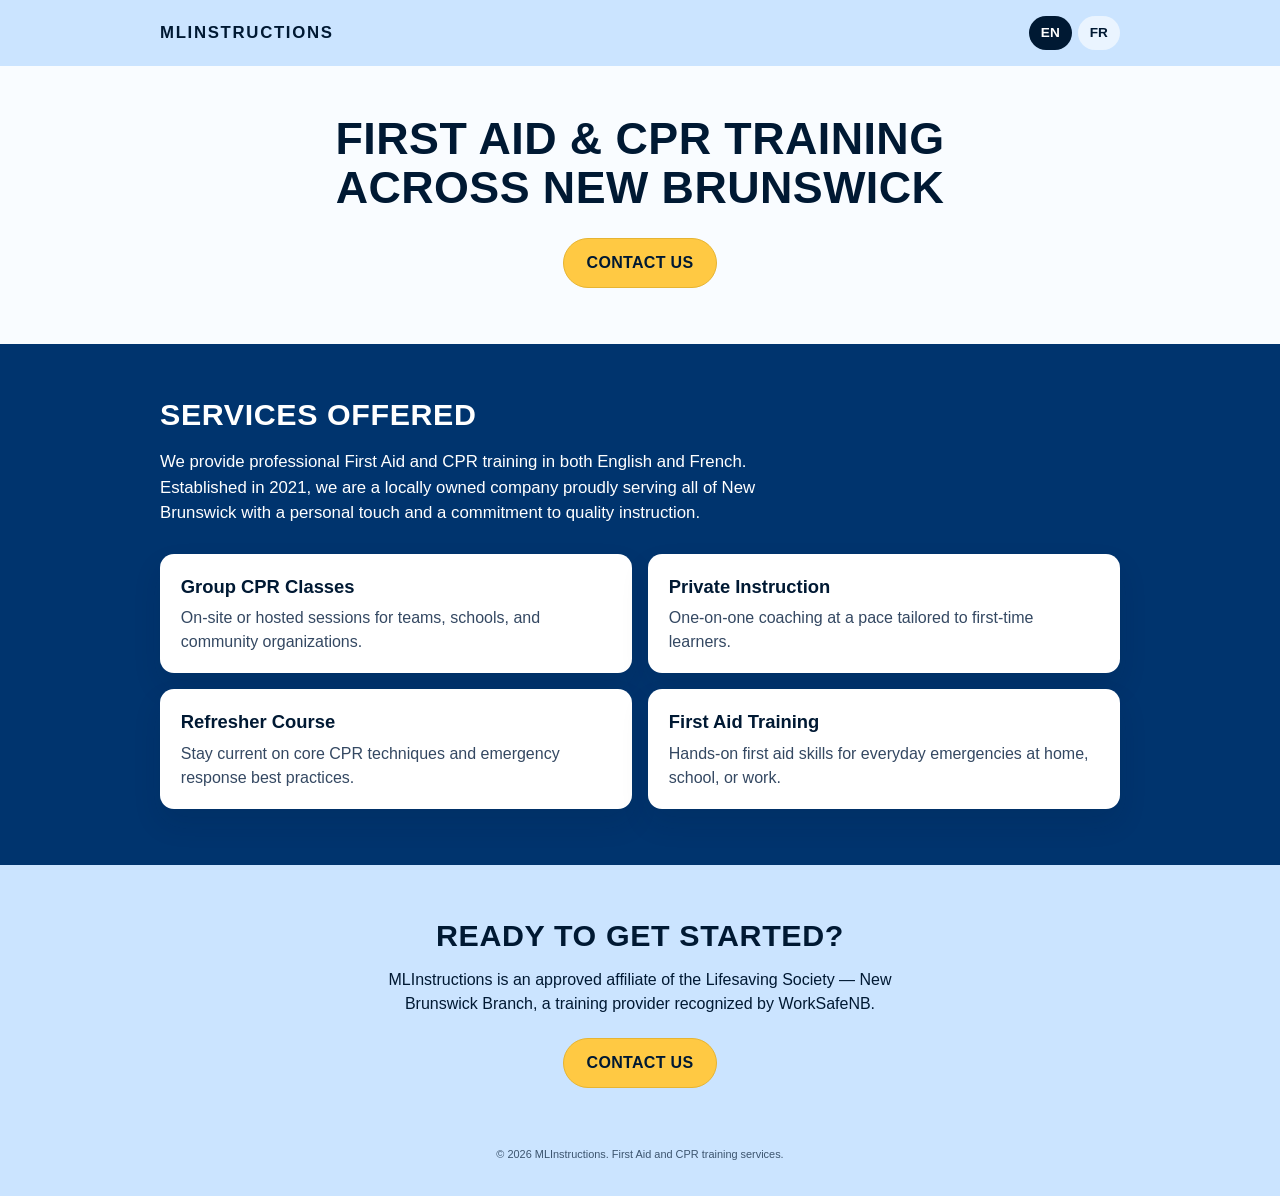
<file: index.html>
<!doctype html>
<html lang="en">
  <head>
    <meta charset="UTF-8" />
    <meta name="viewport" content="width=device-width, initial-scale=1.0" />
    <title>First Aid & CPR Training in New Brunswick | MLInstructions</title>
    <meta name="description" content="Professional First Aid and CPR training in English and French, serving all of New Brunswick. Approved affiliate of the Lifesaving Society — New Brunswick Branch." />
    <link rel="alternate" hreflang="en" href="https://mlinstructions.ca/en/" />
    <link rel="alternate" hreflang="fr" href="https://mlinstructions.ca/fr/" />
    <link rel="alternate" hreflang="x-default" href="https://mlinstructions.ca/" />
    <link rel="canonical" href="https://mlinstructions.ca/en/" />
    <meta name="theme-color" content="#00346E" />
    <meta property="og:type" content="website" />
    <meta property="og:title" content="First Aid & CPR Training in New Brunswick | MLInstructions" />
    <meta property="og:description" content="Professional First Aid and CPR training in English and French, serving all of New Brunswick. Approved affiliate of the Lifesaving Society — New Brunswick Branch." />
    <meta property="og:url" content="https://mlinstructions.ca/en/" />
    <meta property="og:locale" content="en_CA" />
    <meta property="og:locale:alternate" content="fr_CA" />
    <meta name="twitter:card" content="summary" />
    <link rel="icon" href="data:image/svg+xml,%3Csvg xmlns='http://www.w3.org/2000/svg' viewBox='0 0 16 16'%3E%3Crect width='16' height='16' rx='3' fill='%2300346E'/%3E%3Cpath d='M8 4v8M4 8h8' stroke='%23FFC943' stroke-width='2.4' stroke-linecap='round'/%3E%3C/svg%3E" />
    <style>
      :root {
        --nav-bg: #CBE4FF;
        --hero-bg: #F9FCFF;
        --main-bg: #00346E;
        --cta-bg: #CBE4FF;
        --card-bg: #ffffff;
        --text-dark: #001933;
        --text-muted: #344862;
        --text-on-dark: #ffffff;
        --text-on-dark-muted: #d6e4f5;
        --pill-bg: #FFC943;
        --pill-bg-hover: #ffd66b;
        --pill-text: #001933;
        --border-soft: #b6d4f2;
        --shadow-card: 0 14px 28px rgba(0, 25, 51, 0.12);
      }

      * { box-sizing: border-box; }
      html, body { margin: 0; padding: 0; }

      body {
        font-family: "Avenir Next", "Trebuchet MS", "Segoe UI", sans-serif;
        color: var(--text-dark);
        background: var(--hero-bg);
        line-height: 1.5;
      }

      a:focus-visible, button:focus-visible {
        outline: 3px solid #0d64d6;
        outline-offset: 3px;
      }

      .skip-link {
        position: absolute;
        left: 1rem;
        top: -4rem;
        z-index: 1000;
        background: #ffffff;
        color: var(--text-dark);
        border: 2px solid var(--main-bg);
        border-radius: 10px;
        padding: 0.6rem 0.8rem;
        text-decoration: none;
        font-weight: 700;
      }
      .skip-link:focus-visible { top: 1rem; }

      .container {
        width: min(100% - 2rem, 960px);
        margin: 0 auto;
      }

      /* --- Header band --- */
      .site-header {
        background: var(--nav-bg);
      }
      .site-header__inner {
        display: flex;
        justify-content: space-between;
        align-items: center;
        padding: 1rem 0;
        gap: 0.8rem;
        flex-wrap: wrap;
      }
      .brand {
        font-size: 1.05rem;
        font-weight: 800;
        letter-spacing: 0.1em;
        text-transform: uppercase;
        color: var(--text-dark);
      }
      .lang-switch {
        display: flex;
        gap: 0.35rem;
      }
      .lang-link {
        text-decoration: none;
        color: var(--text-dark);
        border: 1px solid transparent;
        border-radius: 999px;
        padding: 0.35rem 0.7rem;
        font-size: 0.85rem;
        font-weight: 700;
        background: rgba(255, 255, 255, 0.6);
      }
      .lang-link[aria-current="page"] {
        background: var(--text-dark);
        color: #ffffff;
      }

      /* --- Hero band --- */
      .hero {
        background: var(--hero-bg);
      }
      .hero__inner {
        display: flex;
        flex-direction: column;
        align-items: center;
        text-align: center;
        padding: 3rem 0 3.5rem;
      }
      .hero h1 {
        margin: 0 0 1.6rem;
        color: var(--text-dark);
        font-size: clamp(1.7rem, 4vw, 2.8rem);
        line-height: 1.1;
        text-transform: uppercase;
        letter-spacing: 0.01em;
        max-width: 30ch;
      }

      /* --- Main (services) band --- */
      .services {
        background: var(--main-bg);
        color: var(--text-on-dark);
      }
      .services__inner {
        padding: 3rem 0 3.5rem;
      }
      .services__title {
        margin: 0 0 0.75rem;
        color: var(--text-on-dark);
        font-size: clamp(1.4rem, 3vw, 1.9rem);
        letter-spacing: 0.02em;
        text-transform: uppercase;
      }
      .services__intro {
        margin: 0 0 1.8rem;
        color: var(--text-on-dark);
        font-size: 1.05rem;
        max-width: 70ch;
      }
      .card-stack {
        display: grid;
        grid-template-columns: repeat(2, minmax(0, 1fr));
        gap: 1rem;
      }
      .card {
        background: var(--card-bg);
        color: var(--text-dark);
        border-radius: 14px;
        padding: 1.2rem 1.3rem;
        box-shadow: var(--shadow-card);
        height: 100%;
      }
      .card h2 {
        margin: 0 0 0.35rem;
        font-size: 1.15rem;
        color: var(--text-dark);
      }
      .card p {
        margin: 0;
        color: var(--text-muted);
      }

      /* --- Footer CTA band --- */
      .cta {
        background: var(--cta-bg);
      }
      .cta__inner {
        display: flex;
        flex-direction: column;
        align-items: center;
        text-align: center;
        padding: 3rem 0 2rem;
      }
      .cta h2 {
        margin: 0 0 0.6rem;
        color: var(--text-dark);
        text-transform: uppercase;
        letter-spacing: 0.02em;
        font-size: clamp(1.4rem, 3vw, 1.9rem);
      }
      .cta p {
        margin: 0 0 1.4rem;
        color: var(--text-dark);
        max-width: 60ch;
      }
      .cta .copyright {
        margin: 3.5rem 0 0;
        font-size: 0.82rem;
        color: var(--text-dark);
        opacity: 0.7;
      }

      /* --- Pill CTA button --- */
      .pill-cta {
        display: inline-block;
        text-decoration: none;
        background: var(--pill-bg);
        color: var(--pill-text);
        border: 1px solid #e6b432;
        border-radius: 999px;
        padding: 0.75rem 1.4rem;
        font-weight: 800;
        letter-spacing: 0.02em;
        transition: background 0.18s ease, transform 0.18s ease;
      }
      .pill-cta:hover {
        background: var(--pill-bg-hover);
        transform: translateY(-1px);
      }

      @media (prefers-reduced-motion: reduce) {
        *, *::before, *::after {
          animation: none !important;
          transition: none !important;
          scroll-behavior: auto !important;
        }
      }

      @media (max-width: 800px) {
        .site-header__inner { justify-content: space-between; }
        .card-stack { grid-template-columns: 1fr; }
        .hero__inner, .services__inner, .cta__inner { padding-top: 2.2rem; padding-bottom: 2.4rem; }
      }
    </style>
    <script type="application/ld+json">
    {
      "@context": "https://schema.org",
      "@type": ["EducationalOrganization", "LocalBusiness"],
      "name": "MLInstructions",
      "url": "https://mlinstructions.ca/",
      "description": "Professional First Aid and CPR training in English and French, serving all of New Brunswick.",
      "email": "madeleine@mlinstructions.ca",
      "foundingDate": "2021",
      "areaServed": {"@type": "AdministrativeArea", "name": "New Brunswick"},
      "memberOf": {
        "@type": "Organization",
        "name": "Lifesaving Society — New Brunswick Branch"
      },
      "hasOfferCatalog": {
        "@type": "OfferCatalog",
        "name": "First Aid and CPR Training Services",
        "itemListElement": [
          {"@type": "Offer", "itemOffered": {"@type": "Course", "name": "Group CPR Classes"}},
          {"@type": "Offer", "itemOffered": {"@type": "Course", "name": "Private Instruction"}},
          {"@type": "Offer", "itemOffered": {"@type": "Course", "name": "Refresher Course"}},
          {"@type": "Offer", "itemOffered": {"@type": "Course", "name": "First Aid Training"}}
        ]
      }
    }
    </script>
  </head>
  <body>
    <a class="skip-link" href="#main-content">Skip to main content</a>

    <header class="site-header">
      <div class="container site-header__inner">
        <div class="brand">MLINSTRUCTIONS</div>
        <nav class="lang-switch" aria-label="Language selector">
          <a class="lang-link" href="/" hreflang="en" lang="en" aria-current="page">EN</a>
          <a class="lang-link" href="/fr/" hreflang="fr" lang="fr">FR</a>
        </nav>
      </div>
    </header>

    <main id="main-content">
      <section class="hero" aria-labelledby="hero-title">
        <div class="container hero__inner">
          <h1 id="hero-title">First Aid &amp; CPR Training Across New Brunswick</h1>
          <a class="pill-cta" href="mailto:madeleine@mlinstructions.ca?subject=First%20Aid%20%26%20CPR%20Training%20Inquiry">CONTACT US</a>
        </div>
      </section>

      <section class="services" aria-labelledby="services-title">
        <div class="container services__inner">
          <h2 id="services-title" class="services__title">Services offered</h2>
          <p class="services__intro">
            We provide professional First Aid and CPR training in both English and French. Established in 2021, we are a locally owned company proudly serving all of New Brunswick with a personal touch and a commitment to quality instruction.
          </p>
          <div class="card-stack">
            <article class="card">
              <h2>Group CPR Classes</h2>
              <p>On-site or hosted sessions for teams, schools, and community organizations.</p>
            </article>
            <article class="card">
              <h2>Private Instruction</h2>
              <p>One-on-one coaching at a pace tailored to first-time learners.</p>
            </article>
            <article class="card">
              <h2>Refresher Course</h2>
              <p>Stay current on core CPR techniques and emergency response best practices.</p>
            </article>
            <article class="card">
              <h2>First Aid Training</h2>
              <p>Hands-on first aid skills for everyday emergencies at home, school, or work.</p>
            </article>
          </div>
        </div>
      </section>

      <section class="cta" aria-labelledby="cta-title">
        <div class="container cta__inner">
          <h2 id="cta-title">Ready to get started?</h2>
          <p>
            MLInstructions is an approved affiliate of the Lifesaving Society &mdash; New Brunswick Branch, a training provider recognized by WorkSafeNB.
          </p>
          <a class="pill-cta" href="mailto:madeleine@mlinstructions.ca?subject=First%20Aid%20%26%20CPR%20Training%20Inquiry">CONTACT US</a>
          <p class="copyright"><small>&copy; <span id="year">2026</span> MLInstructions. First Aid and CPR training services.</small></p>
        </div>
      </section>
    </main>

    <script>
      var y = document.getElementById('year');
      if (y) y.textContent = String(new Date().getFullYear());
    </script>
  </body>
</html>
</file>
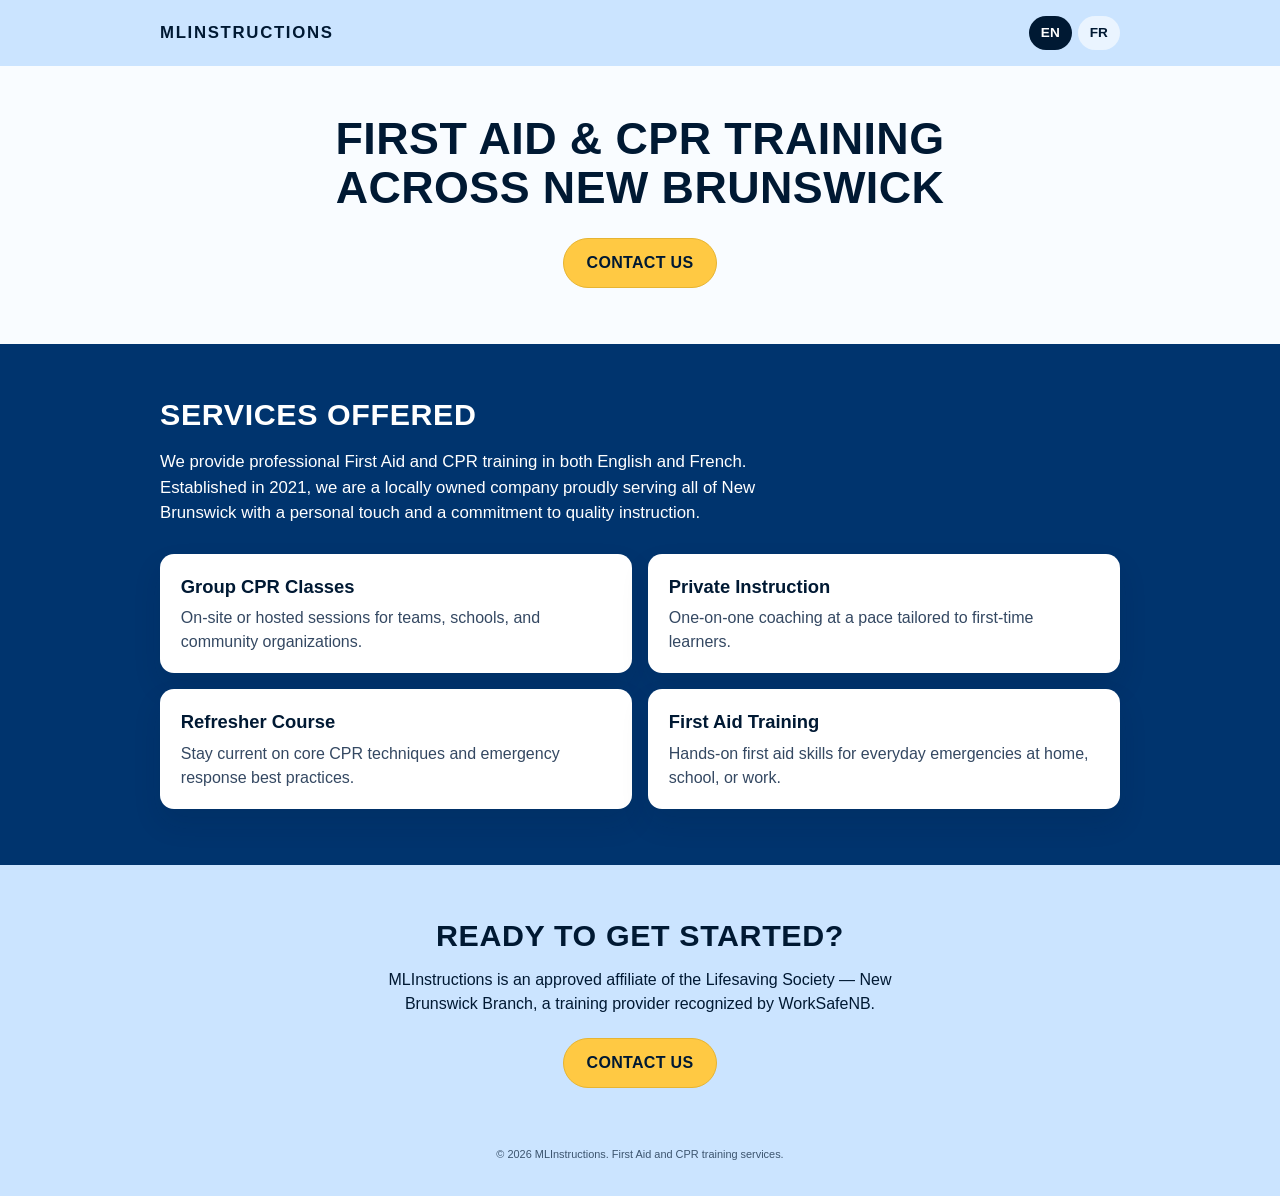
<file: en/index.html>
<!doctype html>
<html lang="en">
  <head>
    <meta charset="UTF-8" />
    <meta name="viewport" content="width=device-width, initial-scale=1.0" />
    <title>First Aid & CPR Training in New Brunswick | MLInstructions</title>
    <meta name="description" content="Professional First Aid and CPR training in English and French, serving all of New Brunswick. Approved affiliate of the Lifesaving Society — New Brunswick Branch." />
    <link rel="alternate" hreflang="en" href="https://mlinstructions.ca/en/" />
    <link rel="alternate" hreflang="fr" href="https://mlinstructions.ca/fr/" />
    <link rel="alternate" hreflang="x-default" href="https://mlinstructions.ca/" />
    <link rel="canonical" href="https://mlinstructions.ca/en/" />
    <meta name="theme-color" content="#00346E" />
    <meta property="og:type" content="website" />
    <meta property="og:title" content="First Aid & CPR Training in New Brunswick | MLInstructions" />
    <meta property="og:description" content="Professional First Aid and CPR training in English and French, serving all of New Brunswick. Approved affiliate of the Lifesaving Society — New Brunswick Branch." />
    <meta property="og:url" content="https://mlinstructions.ca/en/" />
    <meta property="og:locale" content="en_CA" />
    <meta property="og:locale:alternate" content="fr_CA" />
    <meta name="twitter:card" content="summary" />
    <link rel="icon" href="data:image/svg+xml,%3Csvg xmlns='http://www.w3.org/2000/svg' viewBox='0 0 16 16'%3E%3Crect width='16' height='16' rx='3' fill='%2300346E'/%3E%3Cpath d='M8 4v8M4 8h8' stroke='%23FFC943' stroke-width='2.4' stroke-linecap='round'/%3E%3C/svg%3E" />
    <style>
      :root {
        --nav-bg: #CBE4FF;
        --hero-bg: #F9FCFF;
        --main-bg: #00346E;
        --cta-bg: #CBE4FF;
        --card-bg: #ffffff;
        --text-dark: #001933;
        --text-muted: #344862;
        --text-on-dark: #ffffff;
        --text-on-dark-muted: #d6e4f5;
        --pill-bg: #FFC943;
        --pill-bg-hover: #ffd66b;
        --pill-text: #001933;
        --border-soft: #b6d4f2;
        --shadow-card: 0 14px 28px rgba(0, 25, 51, 0.12);
      }

      * { box-sizing: border-box; }
      html, body { margin: 0; padding: 0; }

      body {
        font-family: "Avenir Next", "Trebuchet MS", "Segoe UI", sans-serif;
        color: var(--text-dark);
        background: var(--hero-bg);
        line-height: 1.5;
      }

      a:focus-visible, button:focus-visible {
        outline: 3px solid #0d64d6;
        outline-offset: 3px;
      }

      .skip-link {
        position: absolute;
        left: 1rem;
        top: -4rem;
        z-index: 1000;
        background: #ffffff;
        color: var(--text-dark);
        border: 2px solid var(--main-bg);
        border-radius: 10px;
        padding: 0.6rem 0.8rem;
        text-decoration: none;
        font-weight: 700;
      }
      .skip-link:focus-visible { top: 1rem; }

      .container {
        width: min(100% - 2rem, 960px);
        margin: 0 auto;
      }

      /* --- Header band --- */
      .site-header {
        background: var(--nav-bg);
      }
      .site-header__inner {
        display: flex;
        justify-content: space-between;
        align-items: center;
        padding: 1rem 0;
        gap: 0.8rem;
        flex-wrap: wrap;
      }
      .brand {
        font-size: 1.05rem;
        font-weight: 800;
        letter-spacing: 0.1em;
        text-transform: uppercase;
        color: var(--text-dark);
      }
      .lang-switch {
        display: flex;
        gap: 0.35rem;
      }
      .lang-link {
        text-decoration: none;
        color: var(--text-dark);
        border: 1px solid transparent;
        border-radius: 999px;
        padding: 0.35rem 0.7rem;
        font-size: 0.85rem;
        font-weight: 700;
        background: rgba(255, 255, 255, 0.6);
      }
      .lang-link[aria-current="page"] {
        background: var(--text-dark);
        color: #ffffff;
      }

      /* --- Hero band --- */
      .hero {
        background: var(--hero-bg);
      }
      .hero__inner {
        display: flex;
        flex-direction: column;
        align-items: center;
        text-align: center;
        padding: 3rem 0 3.5rem;
      }
      .hero h1 {
        margin: 0 0 1.6rem;
        color: var(--text-dark);
        font-size: clamp(1.7rem, 4vw, 2.8rem);
        line-height: 1.1;
        text-transform: uppercase;
        letter-spacing: 0.01em;
        max-width: 30ch;
      }

      /* --- Main (services) band --- */
      .services {
        background: var(--main-bg);
        color: var(--text-on-dark);
      }
      .services__inner {
        padding: 3rem 0 3.5rem;
      }
      .services__title {
        margin: 0 0 0.75rem;
        color: var(--text-on-dark);
        font-size: clamp(1.4rem, 3vw, 1.9rem);
        letter-spacing: 0.02em;
        text-transform: uppercase;
      }
      .services__intro {
        margin: 0 0 1.8rem;
        color: var(--text-on-dark);
        font-size: 1.05rem;
        max-width: 70ch;
      }
      .card-stack {
        display: grid;
        grid-template-columns: repeat(2, minmax(0, 1fr));
        gap: 1rem;
      }
      .card {
        background: var(--card-bg);
        color: var(--text-dark);
        border-radius: 14px;
        padding: 1.2rem 1.3rem;
        box-shadow: var(--shadow-card);
        height: 100%;
      }
      .card h2 {
        margin: 0 0 0.35rem;
        font-size: 1.15rem;
        color: var(--text-dark);
      }
      .card p {
        margin: 0;
        color: var(--text-muted);
      }

      /* --- Footer CTA band --- */
      .cta {
        background: var(--cta-bg);
      }
      .cta__inner {
        display: flex;
        flex-direction: column;
        align-items: center;
        text-align: center;
        padding: 3rem 0 2rem;
      }
      .cta h2 {
        margin: 0 0 0.6rem;
        color: var(--text-dark);
        text-transform: uppercase;
        letter-spacing: 0.02em;
        font-size: clamp(1.4rem, 3vw, 1.9rem);
      }
      .cta p {
        margin: 0 0 1.4rem;
        color: var(--text-dark);
        max-width: 60ch;
      }
      .cta .copyright {
        margin: 3.5rem 0 0;
        font-size: 0.82rem;
        color: var(--text-dark);
        opacity: 0.7;
      }

      /* --- Pill CTA button --- */
      .pill-cta {
        display: inline-block;
        text-decoration: none;
        background: var(--pill-bg);
        color: var(--pill-text);
        border: 1px solid #e6b432;
        border-radius: 999px;
        padding: 0.75rem 1.4rem;
        font-weight: 800;
        letter-spacing: 0.02em;
        transition: background 0.18s ease, transform 0.18s ease;
      }
      .pill-cta:hover {
        background: var(--pill-bg-hover);
        transform: translateY(-1px);
      }

      @media (prefers-reduced-motion: reduce) {
        *, *::before, *::after {
          animation: none !important;
          transition: none !important;
          scroll-behavior: auto !important;
        }
      }

      @media (max-width: 800px) {
        .site-header__inner { justify-content: space-between; }
        .card-stack { grid-template-columns: 1fr; }
        .hero__inner, .services__inner, .cta__inner { padding-top: 2.2rem; padding-bottom: 2.4rem; }
      }
    </style>
    <script type="application/ld+json">
    {
      "@context": "https://schema.org",
      "@type": ["EducationalOrganization", "LocalBusiness"],
      "name": "MLInstructions",
      "url": "https://mlinstructions.ca/",
      "description": "Professional First Aid and CPR training in English and French, serving all of New Brunswick.",
      "email": "madeleine@mlinstructions.ca",
      "foundingDate": "2021",
      "areaServed": {"@type": "AdministrativeArea", "name": "New Brunswick"},
      "memberOf": {
        "@type": "Organization",
        "name": "Lifesaving Society — New Brunswick Branch"
      },
      "hasOfferCatalog": {
        "@type": "OfferCatalog",
        "name": "First Aid and CPR Training Services",
        "itemListElement": [
          {"@type": "Offer", "itemOffered": {"@type": "Course", "name": "Group CPR Classes"}},
          {"@type": "Offer", "itemOffered": {"@type": "Course", "name": "Private Instruction"}},
          {"@type": "Offer", "itemOffered": {"@type": "Course", "name": "Refresher Course"}},
          {"@type": "Offer", "itemOffered": {"@type": "Course", "name": "First Aid Training"}}
        ]
      }
    }
    </script>
  </head>
  <body>
    <a class="skip-link" href="#main-content">Skip to main content</a>

    <header class="site-header">
      <div class="container site-header__inner">
        <div class="brand">MLINSTRUCTIONS</div>
        <nav class="lang-switch" aria-label="Language selector">
          <a class="lang-link" href="/en/" hreflang="en" lang="en" aria-current="page">EN</a>
          <a class="lang-link" href="/fr/" hreflang="fr" lang="fr">FR</a>
        </nav>
      </div>
    </header>

    <main id="main-content">
      <section class="hero" aria-labelledby="hero-title">
        <div class="container hero__inner">
          <h1 id="hero-title">First Aid &amp; CPR Training Across New Brunswick</h1>
          <a class="pill-cta" href="mailto:madeleine@mlinstructions.ca?subject=First%20Aid%20%26%20CPR%20Training%20Inquiry">CONTACT US</a>
        </div>
      </section>

      <section class="services" aria-labelledby="services-title">
        <div class="container services__inner">
          <h2 id="services-title" class="services__title">Services offered</h2>
          <p class="services__intro">
            We provide professional First Aid and CPR training in both English and French. Established in 2021, we are a locally owned company proudly serving all of New Brunswick with a personal touch and a commitment to quality instruction.
          </p>
          <div class="card-stack">
            <article class="card">
              <h2>Group CPR Classes</h2>
              <p>On-site or hosted sessions for teams, schools, and community organizations.</p>
            </article>
            <article class="card">
              <h2>Private Instruction</h2>
              <p>One-on-one coaching at a pace tailored to first-time learners.</p>
            </article>
            <article class="card">
              <h2>Refresher Course</h2>
              <p>Stay current on core CPR techniques and emergency response best practices.</p>
            </article>
            <article class="card">
              <h2>First Aid Training</h2>
              <p>Hands-on first aid skills for everyday emergencies at home, school, or work.</p>
            </article>
          </div>
        </div>
      </section>

      <section class="cta" aria-labelledby="cta-title">
        <div class="container cta__inner">
          <h2 id="cta-title">Ready to get started?</h2>
          <p>
            MLInstructions is an approved affiliate of the Lifesaving Society &mdash; New Brunswick Branch, a training provider recognized by WorkSafeNB.
          </p>
          <a class="pill-cta" href="mailto:madeleine@mlinstructions.ca?subject=First%20Aid%20%26%20CPR%20Training%20Inquiry">CONTACT US</a>
          <p class="copyright"><small>&copy; <span id="year">2026</span> MLInstructions. First Aid and CPR training services.</small></p>
        </div>
      </section>
    </main>

    <script>
      var y = document.getElementById('year');
      if (y) y.textContent = String(new Date().getFullYear());
    </script>
  </body>
</html>
</file>
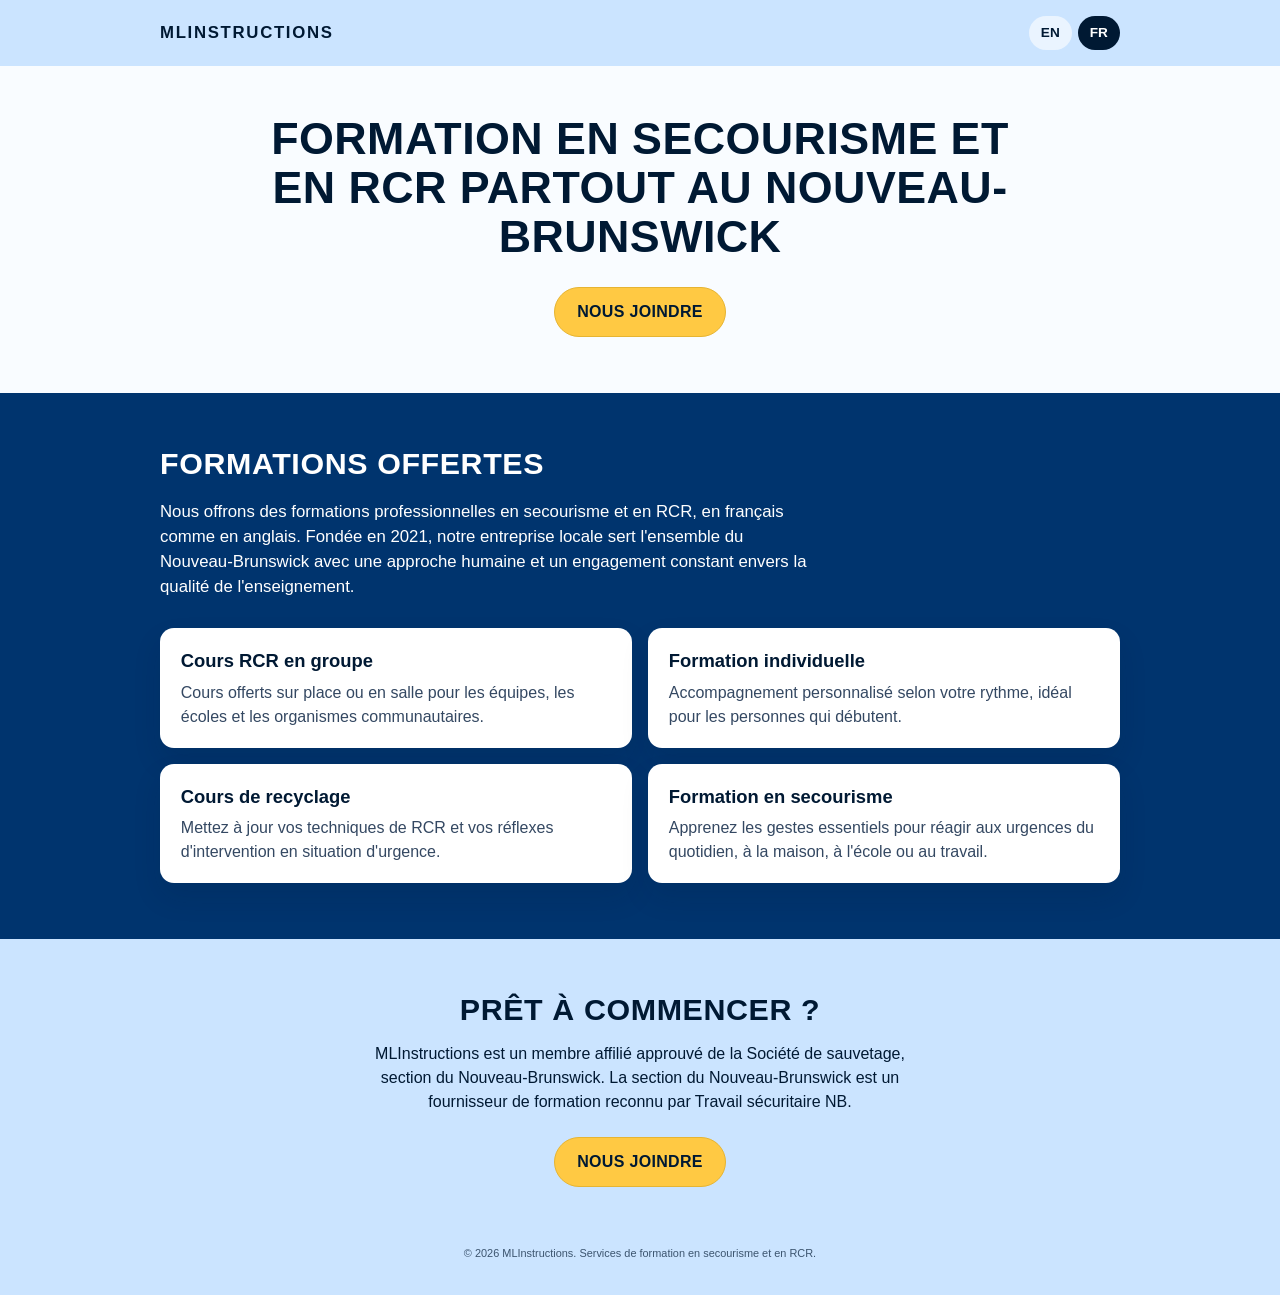
<file: fr/index.html>
<!doctype html>
<html lang="fr">
  <head>
    <meta charset="UTF-8" />
    <meta name="viewport" content="width=device-width, initial-scale=1.0" />
    <title>Formation en secourisme et en RCR au Nouveau-Brunswick | MLInstructions</title>
    <meta name="description" content="Formation professionnelle en secourisme et en RCR offerte en français et en anglais partout au Nouveau-Brunswick. Membre affilié approuvé de la Société de sauvetage, section du Nouveau-Brunswick." />
    <link rel="alternate" hreflang="en" href="https://mlinstructions.ca/en/" />
    <link rel="alternate" hreflang="fr" href="https://mlinstructions.ca/fr/" />
    <link rel="alternate" hreflang="x-default" href="https://mlinstructions.ca/" />
    <link rel="canonical" href="https://mlinstructions.ca/fr/" />
    <meta name="theme-color" content="#00346E" />
    <meta property="og:type" content="website" />
    <meta property="og:title" content="Formation en secourisme et en RCR au Nouveau-Brunswick | MLInstructions" />
    <meta property="og:description" content="Formation professionnelle en secourisme et en RCR offerte en français et en anglais partout au Nouveau-Brunswick. Membre affilié approuvé de la Société de sauvetage, section du Nouveau-Brunswick." />
    <meta property="og:url" content="https://mlinstructions.ca/fr/" />
    <meta property="og:locale" content="fr_CA" />
    <meta property="og:locale:alternate" content="en_CA" />
    <meta name="twitter:card" content="summary" />
    <link rel="icon" href="data:image/svg+xml,%3Csvg xmlns='http://www.w3.org/2000/svg' viewBox='0 0 16 16'%3E%3Crect width='16' height='16' rx='3' fill='%2300346E'/%3E%3Cpath d='M8 4v8M4 8h8' stroke='%23FFC943' stroke-width='2.4' stroke-linecap='round'/%3E%3C/svg%3E" />
    <style>
      :root {
        --nav-bg: #CBE4FF;
        --hero-bg: #F9FCFF;
        --main-bg: #00346E;
        --cta-bg: #CBE4FF;
        --card-bg: #ffffff;
        --text-dark: #001933;
        --text-muted: #344862;
        --text-on-dark: #ffffff;
        --text-on-dark-muted: #d6e4f5;
        --pill-bg: #FFC943;
        --pill-bg-hover: #ffd66b;
        --pill-text: #001933;
        --border-soft: #b6d4f2;
        --shadow-card: 0 14px 28px rgba(0, 25, 51, 0.12);
      }

      * { box-sizing: border-box; }
      html, body { margin: 0; padding: 0; }

      body {
        font-family: "Avenir Next", "Trebuchet MS", "Segoe UI", sans-serif;
        color: var(--text-dark);
        background: var(--hero-bg);
        line-height: 1.5;
      }

      a:focus-visible, button:focus-visible {
        outline: 3px solid #0d64d6;
        outline-offset: 3px;
      }

      .skip-link {
        position: absolute;
        left: 1rem;
        top: -4rem;
        z-index: 1000;
        background: #ffffff;
        color: var(--text-dark);
        border: 2px solid var(--main-bg);
        border-radius: 10px;
        padding: 0.6rem 0.8rem;
        text-decoration: none;
        font-weight: 700;
      }
      .skip-link:focus-visible { top: 1rem; }

      .container {
        width: min(100% - 2rem, 960px);
        margin: 0 auto;
      }

      /* --- Header band --- */
      .site-header {
        background: var(--nav-bg);
      }
      .site-header__inner {
        display: flex;
        justify-content: space-between;
        align-items: center;
        padding: 1rem 0;
        gap: 0.8rem;
        flex-wrap: wrap;
      }
      .brand {
        font-size: 1.05rem;
        font-weight: 800;
        letter-spacing: 0.1em;
        text-transform: uppercase;
        color: var(--text-dark);
      }
      .lang-switch {
        display: flex;
        gap: 0.35rem;
      }
      .lang-link {
        text-decoration: none;
        color: var(--text-dark);
        border: 1px solid transparent;
        border-radius: 999px;
        padding: 0.35rem 0.7rem;
        font-size: 0.85rem;
        font-weight: 700;
        background: rgba(255, 255, 255, 0.6);
      }
      .lang-link[aria-current="page"] {
        background: var(--text-dark);
        color: #ffffff;
      }

      /* --- Hero band --- */
      .hero {
        background: var(--hero-bg);
      }
      .hero__inner {
        display: flex;
        flex-direction: column;
        align-items: center;
        text-align: center;
        padding: 3rem 0 3.5rem;
      }
      .hero h1 {
        margin: 0 0 1.6rem;
        color: var(--text-dark);
        font-size: clamp(1.7rem, 4vw, 2.8rem);
        line-height: 1.1;
        text-transform: uppercase;
        letter-spacing: 0.01em;
        max-width: 30ch;
      }

      /* --- Main (services) band --- */
      .services {
        background: var(--main-bg);
        color: var(--text-on-dark);
      }
      .services__inner {
        padding: 3rem 0 3.5rem;
      }
      .services__title {
        margin: 0 0 0.75rem;
        color: var(--text-on-dark);
        font-size: clamp(1.4rem, 3vw, 1.9rem);
        letter-spacing: 0.02em;
        text-transform: uppercase;
      }
      .services__intro {
        margin: 0 0 1.8rem;
        color: var(--text-on-dark);
        font-size: 1.05rem;
        max-width: 70ch;
      }
      .card-stack {
        display: grid;
        grid-template-columns: repeat(2, minmax(0, 1fr));
        gap: 1rem;
      }
      .card {
        background: var(--card-bg);
        color: var(--text-dark);
        border-radius: 14px;
        padding: 1.2rem 1.3rem;
        box-shadow: var(--shadow-card);
        height: 100%;
      }
      .card h2 {
        margin: 0 0 0.35rem;
        font-size: 1.15rem;
        color: var(--text-dark);
      }
      .card p {
        margin: 0;
        color: var(--text-muted);
      }

      /* --- Footer CTA band --- */
      .cta {
        background: var(--cta-bg);
      }
      .cta__inner {
        display: flex;
        flex-direction: column;
        align-items: center;
        text-align: center;
        padding: 3rem 0 2rem;
      }
      .cta h2 {
        margin: 0 0 0.6rem;
        color: var(--text-dark);
        text-transform: uppercase;
        letter-spacing: 0.02em;
        font-size: clamp(1.4rem, 3vw, 1.9rem);
      }
      .cta p {
        margin: 0 0 1.4rem;
        color: var(--text-dark);
        max-width: 60ch;
      }
      .cta .copyright {
        margin: 3.5rem 0 0;
        font-size: 0.82rem;
        color: var(--text-dark);
        opacity: 0.7;
      }

      /* --- Pill CTA button --- */
      .pill-cta {
        display: inline-block;
        text-decoration: none;
        background: var(--pill-bg);
        color: var(--pill-text);
        border: 1px solid #e6b432;
        border-radius: 999px;
        padding: 0.75rem 1.4rem;
        font-weight: 800;
        letter-spacing: 0.02em;
        transition: background 0.18s ease, transform 0.18s ease;
      }
      .pill-cta:hover {
        background: var(--pill-bg-hover);
        transform: translateY(-1px);
      }

      @media (prefers-reduced-motion: reduce) {
        *, *::before, *::after {
          animation: none !important;
          transition: none !important;
          scroll-behavior: auto !important;
        }
      }

      @media (max-width: 800px) {
        .site-header__inner { justify-content: space-between; }
        .card-stack { grid-template-columns: 1fr; }
        .hero__inner, .services__inner, .cta__inner { padding-top: 2.2rem; padding-bottom: 2.4rem; }
      }
    </style>
    <script type="application/ld+json">
    {
      "@context": "https://schema.org",
      "@type": ["EducationalOrganization", "LocalBusiness"],
      "name": "MLInstructions",
      "url": "https://mlinstructions.ca/fr/",
      "description": "Formation professionnelle en secourisme et en RCR offerte en français et en anglais partout au Nouveau-Brunswick.",
      "email": "madeleine@mlinstructions.ca",
      "foundingDate": "2021",
      "areaServed": {"@type": "AdministrativeArea", "name": "Nouveau-Brunswick"},
      "memberOf": {
        "@type": "Organization",
        "name": "Société de sauvetage, section du Nouveau-Brunswick"
      },
      "hasOfferCatalog": {
        "@type": "OfferCatalog",
        "name": "Services de formation en secourisme et en RCR",
        "itemListElement": [
          {"@type": "Offer", "itemOffered": {"@type": "Course", "name": "Cours RCR en groupe"}},
          {"@type": "Offer", "itemOffered": {"@type": "Course", "name": "Formation individuelle"}},
          {"@type": "Offer", "itemOffered": {"@type": "Course", "name": "Cours de recyclage"}},
          {"@type": "Offer", "itemOffered": {"@type": "Course", "name": "Formation en secourisme"}}
        ]
      }
    }
    </script>
  </head>
  <body>
    <a class="skip-link" href="#main-content">Aller au contenu principal</a>

    <header class="site-header">
      <div class="container site-header__inner">
        <div class="brand">MLINSTRUCTIONS</div>
        <nav class="lang-switch" aria-label="Sélection de la langue">
          <a class="lang-link" href="/" hreflang="en" lang="en">EN</a>
          <a class="lang-link" href="/fr/" hreflang="fr" lang="fr" aria-current="page">FR</a>
        </nav>
      </div>
    </header>

    <main id="main-content">
      <section class="hero" aria-labelledby="hero-title">
        <div class="container hero__inner">
          <h1 id="hero-title">Formation en secourisme et en RCR partout au Nouveau-Brunswick</h1>
          <a class="pill-cta" href="mailto:madeleine@mlinstructions.ca?subject=Demande%20de%20formation%20en%20secourisme%20et%20RCR">NOUS JOINDRE</a>
        </div>
      </section>

      <section class="services" aria-labelledby="services-title">
        <div class="container services__inner">
          <h2 id="services-title" class="services__title">Formations offertes</h2>
          <p class="services__intro">
            Nous offrons des formations professionnelles en secourisme et en RCR, en français comme en anglais. Fondée en 2021, notre entreprise locale sert l'ensemble du Nouveau-Brunswick avec une approche humaine et un engagement constant envers la qualité de l'enseignement.
          </p>
          <div class="card-stack">
            <article class="card">
              <h2>Cours RCR en groupe</h2>
              <p>Cours offerts sur place ou en salle pour les équipes, les écoles et les organismes communautaires.</p>
            </article>
            <article class="card">
              <h2>Formation individuelle</h2>
              <p>Accompagnement personnalisé selon votre rythme, idéal pour les personnes qui débutent.</p>
            </article>
            <article class="card">
              <h2>Cours de recyclage</h2>
              <p>Mettez à jour vos techniques de RCR et vos réflexes d'intervention en situation d'urgence.</p>
            </article>
            <article class="card">
              <h2>Formation en secourisme</h2>
              <p>Apprenez les gestes essentiels pour réagir aux urgences du quotidien, à la maison, à l'école ou au travail.</p>
            </article>
          </div>
        </div>
      </section>

      <section class="cta" aria-labelledby="cta-title">
        <div class="container cta__inner">
          <h2 id="cta-title">Prêt à commencer ?</h2>
          <p>
            MLInstructions est un membre affilié approuvé de la Société de sauvetage, section du Nouveau-Brunswick. La section du Nouveau-Brunswick est un fournisseur de formation reconnu par Travail sécuritaire NB.
          </p>
          <a class="pill-cta" href="mailto:madeleine@mlinstructions.ca?subject=Demande%20de%20formation%20en%20secourisme%20et%20RCR">NOUS JOINDRE</a>
          <p class="copyright"><small>&copy; <span id="year">2026</span> MLInstructions. Services de formation en secourisme et en RCR.</small></p>
        </div>
      </section>
    </main>

    <script>
      var y = document.getElementById('year');
      if (y) y.textContent = String(new Date().getFullYear());
    </script>
  </body>
</html>
</file>
